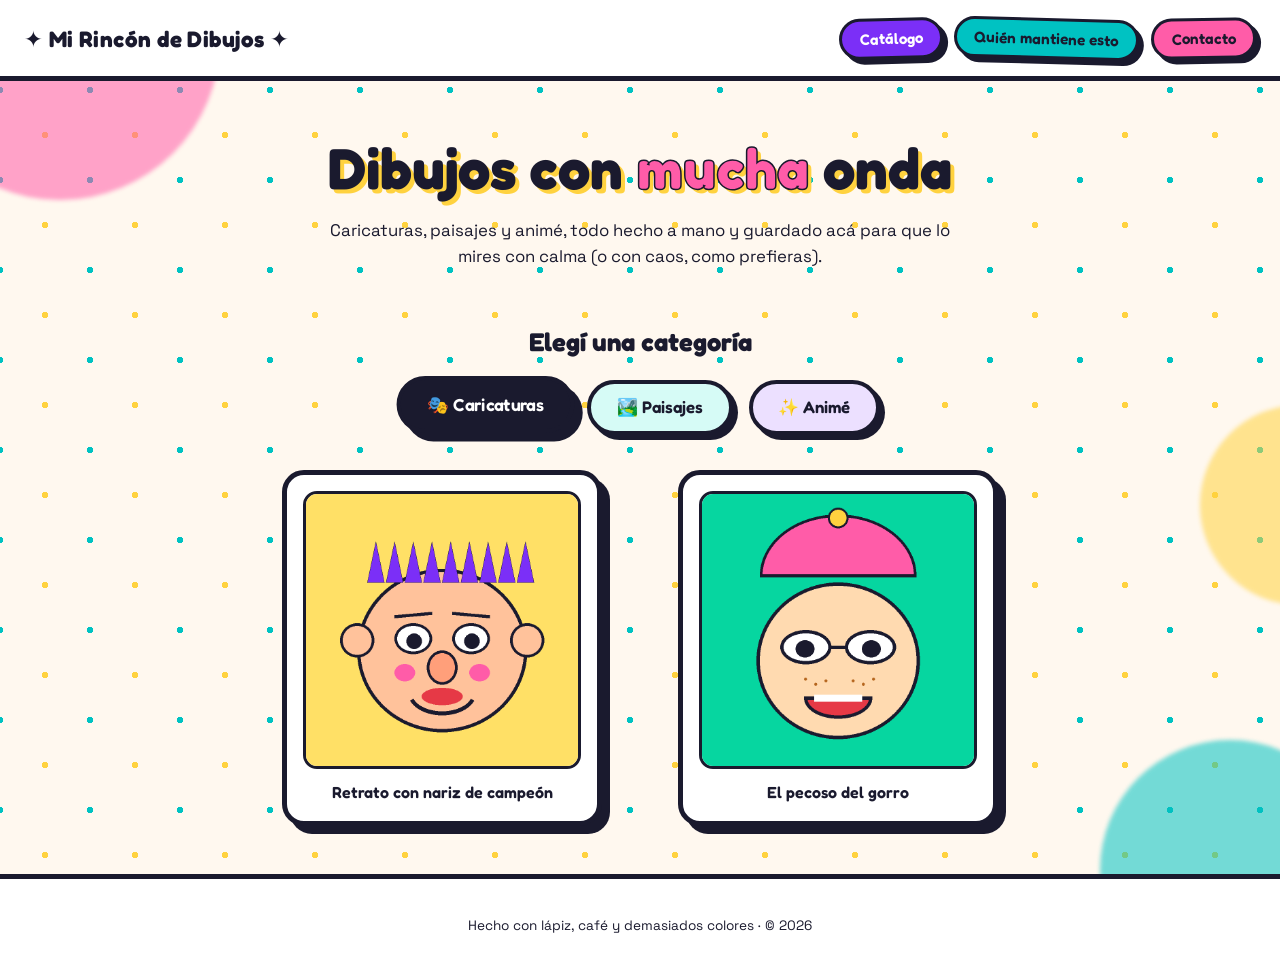
<file: PaginaClaude/index.html>
<!DOCTYPE html>
<html lang="es">
<head>
<meta charset="UTF-8">
<meta name="viewport" content="width=device-width, initial-scale=1.0">
<title>Mi Rincón de Dibujos · Catálogo</title>
<link rel="preconnect" href="https://fonts.googleapis.com">
<link href="https://fonts.googleapis.com/css2?family=Fredoka:wght@500;600;700&family=Space+Grotesk:wght@400;500;700&display=swap" rel="stylesheet">
<link rel="stylesheet" href="estilosIA.css">
</head>
<body>

<div class="blob blob-a" aria-hidden="true"></div>
<div class="blob blob-b" aria-hidden="true"></div>
<div class="blob blob-c" aria-hidden="true"></div>

<header class="topbar">
  <a class="marca" href="index.html">✦ Mi Rincón de Dibujos ✦</a>
  <nav class="navbar">
    <a href="index.html" class="nav-link nav-link--activa">Catálogo</a>
    <a href="sobre-mi.html" class="nav-link">Quién mantiene esto</a>
    <a href="contacto.html" class="nav-link">Contacto</a>
  </nav>
</header>

<main>
  <section class="hero">
    <h1 class="hero-titulo">Dibujos con <span>mucha</span> onda</h1>
    <p class="hero-sub">Caricaturas, paisajes y animé, todo hecho a mano y guardado acá para que lo mires con calma (o con caos, como prefieras).</p>
  </section>

  <section class="selector-wrap">
    <h2 class="titulo-seccion">Elegí una categoría</h2>

    <!-- Selector estático de categorías: sin JavaScript, con inputs radio ocultos -->
    <input type="radio" name="categoria" id="tab-caricaturas" class="tab-input" checked>
    <input type="radio" name="categoria" id="tab-paisajes" class="tab-input">
    <input type="radio" name="categoria" id="tab-anime" class="tab-input">

    <div class="tabs">
      <label for="tab-caricaturas" class="tab tab--rosa">🎭 Caricaturas</label>
      <label for="tab-paisajes" class="tab tab--turquesa">🏞️ Paisajes</label>
      <label for="tab-anime" class="tab tab--violeta">✨ Animé</label>
    </div>

    <div class="galeria">
      <div class="panel panel-caricaturas">
        <div class="panel-grid">
          <figure class="dibujo">
            <img src="imagenes/caricatura1.png" alt="Caricatura de un chico con pelo violeta en punta y nariz grande">
            <figcaption>Retrato con nariz de campeón</figcaption>
          </figure>
          <figure class="dibujo">
            <img src="imagenes/caricatura2.png" alt="Caricatura de un chico con gorro rosa, anteojos grandes y pecas">
            <figcaption>El pecoso del gorro</figcaption>
          </figure>
        </div>
      </div>

      <div class="panel panel-paisajes">
        <div class="panel-grid">
          <figure class="dibujo">
            <img src="imagenes/paisaje1.png" alt="Paisaje con montañas violetas, sol amarillo y mar turquesa">
            <figcaption>Atardecer entre montañas</figcaption>
          </figure>
          <figure class="dibujo">
            <img src="imagenes/paisaje2.png" alt="Paisaje con colinas verdes, árboles, nubes y sol">
            <figcaption>Colinas de domingo</figcaption>
          </figure>
        </div>
      </div>

      <div class="panel panel-anime">
        <div class="panel-grid">
          <figure class="dibujo">
            <img src="imagenes/anime1.png" alt="Personaje animé con pelo violeta y ojos turquesa">
            <figcaption>Ojos turquesa</figcaption>
          </figure>
          <figure class="dibujo">
            <img src="imagenes/anime2.png" alt="Personaje animé con pelo rosa en puntas y ojos naranjas">
            <figcaption>Pelo en llamas</figcaption>
          </figure>
        </div>
      </div>
    </div>
  </section>
</main>

<footer class="pie">
  <p>Hecho con lápiz, café y demasiados colores · © 2026</p>
</footer>

</body>
</html>
</file>
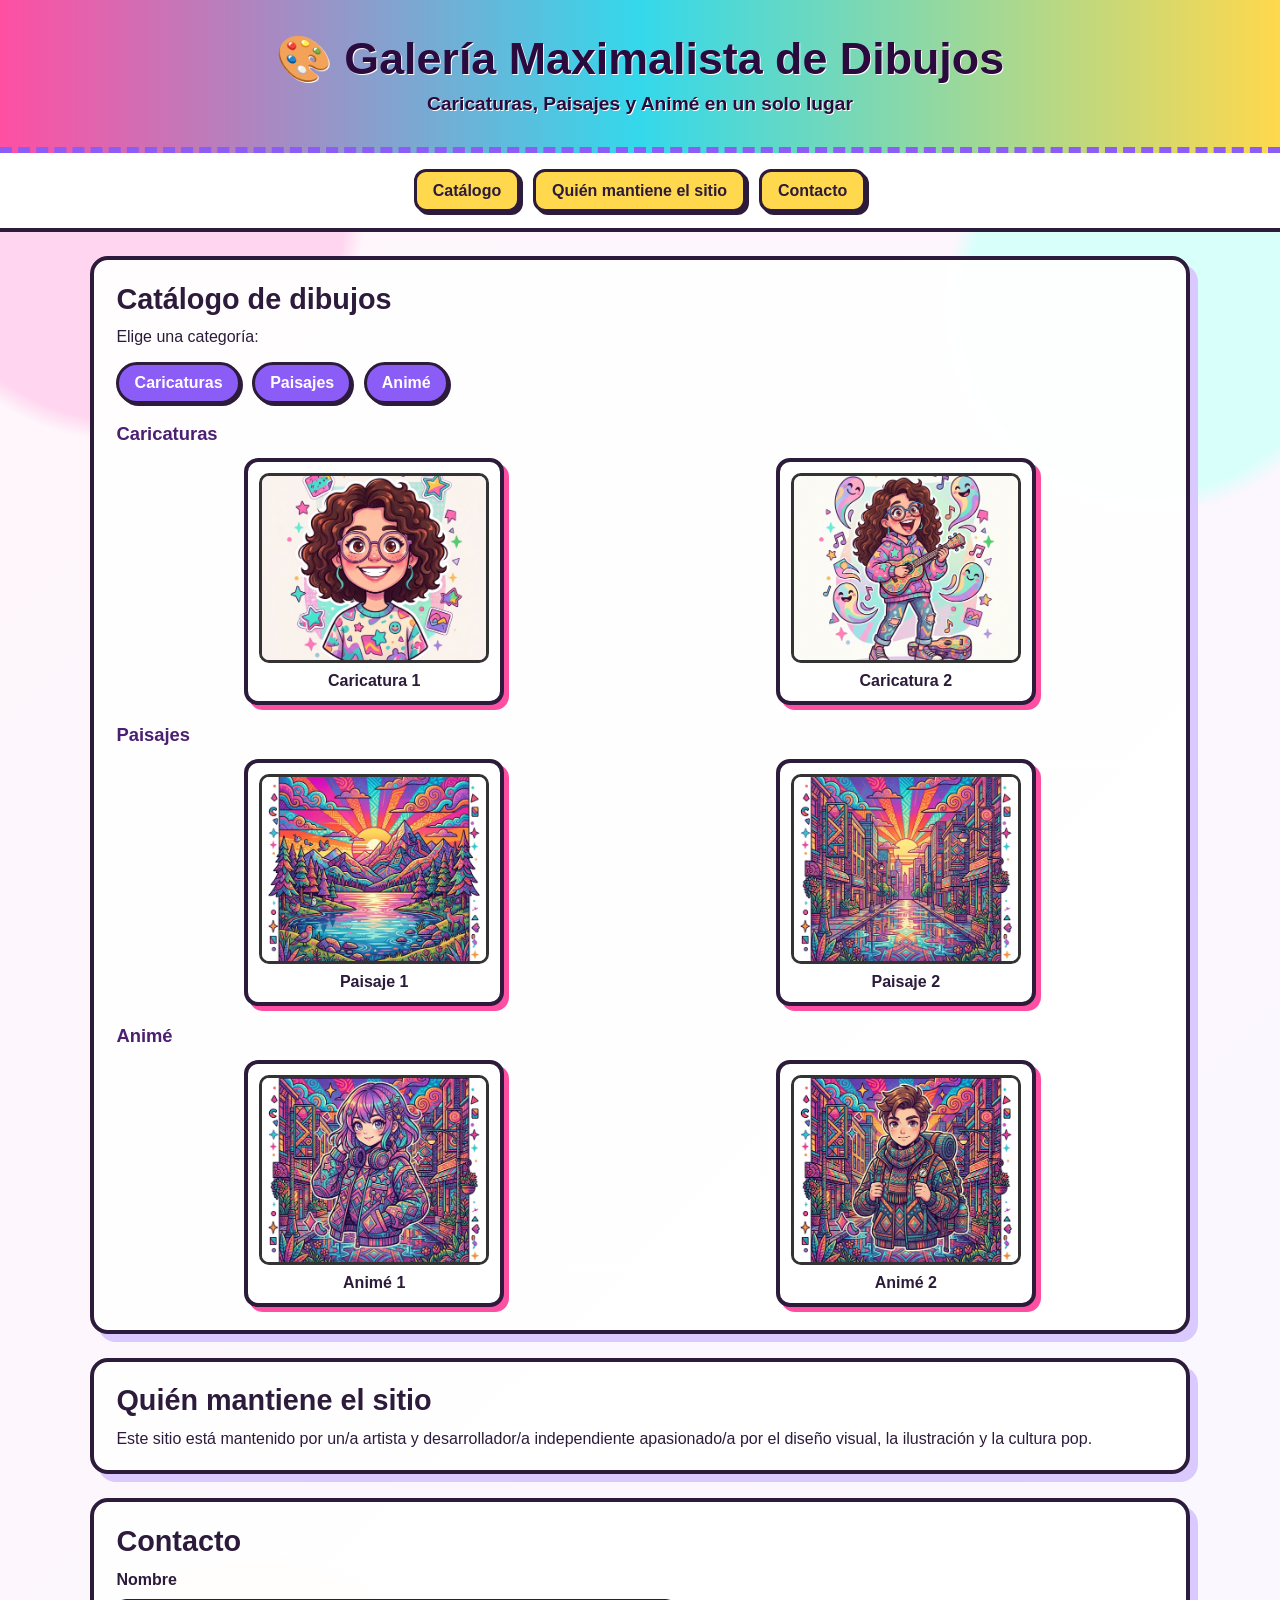
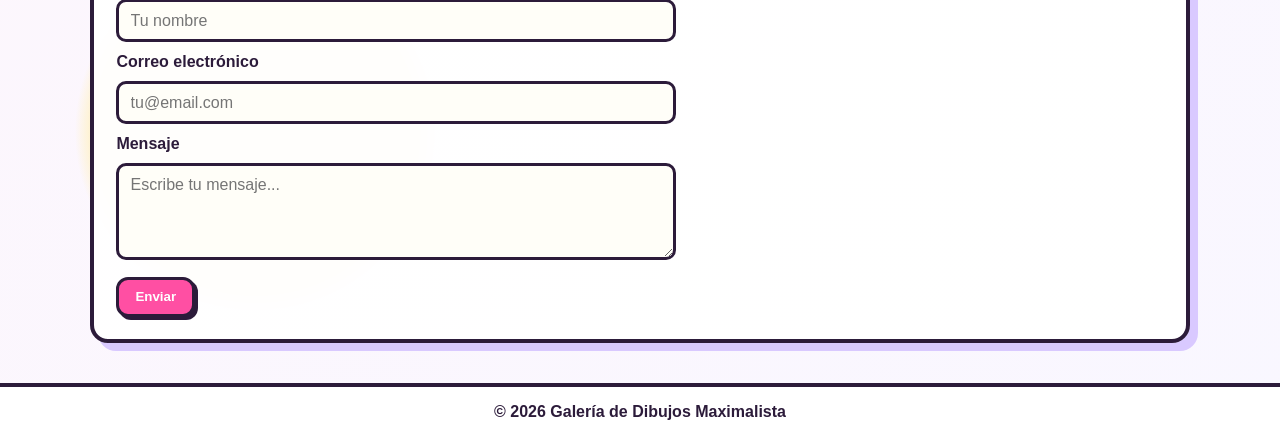
<file: PaginaCopilot/index.html>
<!DOCTYPE html>
<html lang="es">
<head>
  <meta charset="UTF-8" />
  <meta name="viewport" content="width=device-width, initial-scale=1.0" />
  <title>Galería de Dibujos</title>
  <link rel="stylesheet" href="estilosIA.css" />
</head>
<body>
  <header class="encabezado">
    <h1>🎨 Galería Maximalista de Dibujos</h1>
    <p>Caricaturas, Paisajes y Animé en un solo lugar</p>
  </header>

  <nav class="navbar">
    <a href="#catalogo">Catálogo</a>
    <a href="#mantenimiento">Quién mantiene el sitio</a>
    <a href="#contacto">Contacto</a>
  </nav>

  <main>
    <section id="catalogo" class="seccion">
      <h2>Catálogo de dibujos</h2>
      <p>Elige una categoría:</p>

      <div class="tabs">
        <a href="#caricaturas" class="tab">Caricaturas</a>
        <a href="#paisajes" class="tab">Paisajes</a>
        <a href="#anime" class="tab">Animé</a>
      </div>

      <div class="categorias-contenedor">
        <article id="caricaturas" class="categoria">
          <h3>Caricaturas</h3>
          <div class="galeria">
            <figure class="dibujo">
              <img src="imagenes/caricatura1.png" alt="Caricatura 1" />
              <figcaption>Caricatura 1</figcaption>
            </figure>
            <figure class="dibujo">
              <img src="imagenes/caricatura2.png" alt="Caricatura 2" />
              <figcaption>Caricatura 2</figcaption>
            </figure>
          </div>
        </article>

        <article id="paisajes" class="categoria">
          <h3>Paisajes</h3>
          <div class="galeria">
            <figure class="dibujo">
              <img src="imagenes/paisaje1.png" alt="Paisaje 1" />
              <figcaption>Paisaje 1</figcaption>
            </figure>
            <figure class="dibujo">
              <img src="imagenes/paisaje2.png" alt="Paisaje 2" />
              <figcaption>Paisaje 2</figcaption>
            </figure>
          </div>
        </article>

        <article id="anime" class="categoria">
          <h3>Animé</h3>
          <div class="galeria">
            <figure class="dibujo">
              <img src="imagenes/anime1.png" alt="Animé 1" />
              <figcaption>Animé 1</figcaption>
            </figure>
            <figure class="dibujo">
              <img src="imagenes/anime2.png" alt="Animé 2" />
              <figcaption>Animé 2</figcaption>
            </figure>
          </div>
        </article>
      </div>
    </section>

    <section id="mantenimiento" class="seccion">
      <h2>Quién mantiene el sitio</h2>
      <p>
        Este sitio está mantenido por un/a artista y desarrollador/a independiente apasionado/a por
        el diseño visual, la ilustración y la cultura pop.
      </p>
    </section>

    <section id="contacto" class="seccion">
      <h2>Contacto</h2>
      <form class="formulario" action="#" method="post">
        <label for="nombre">Nombre</label>
        <input type="text" id="nombre" name="nombre" placeholder="Tu nombre" required />

        <label for="email">Correo electrónico</label>
        <input type="email" id="email" name="email" placeholder="tu@email.com" required />

        <label for="mensaje">Mensaje</label>
        <textarea id="mensaje" name="mensaje" rows="4" placeholder="Escribe tu mensaje..." required></textarea>

        <button type="submit">Enviar</button>
      </form>
    </section>
  </main>

  <footer class="pie">
    <p>© 2026 Galería de Dibujos Maximalista</p>
  </footer>
</body>
</html>
</file>
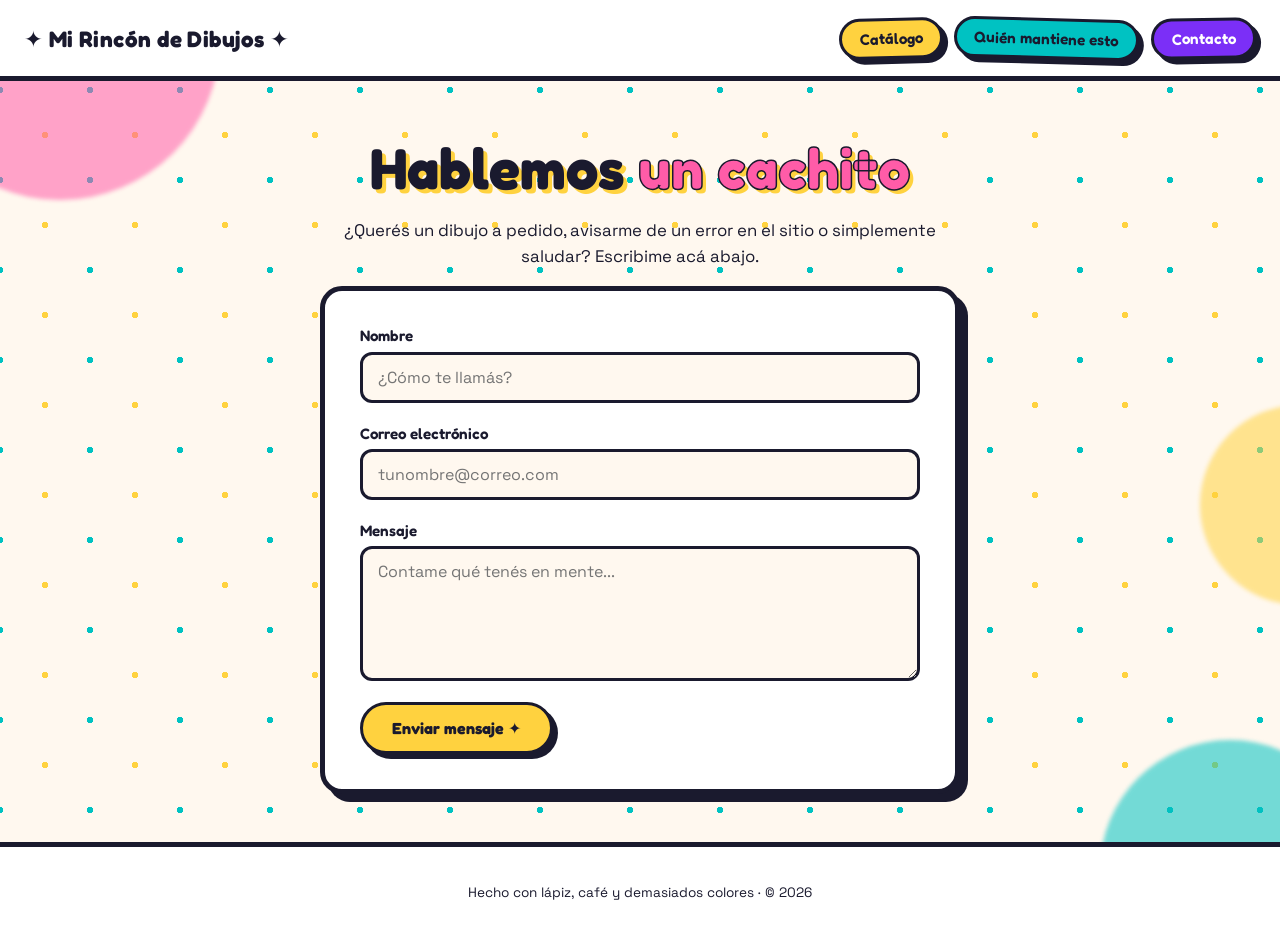
<file: PaginaClaude/contacto.html>
<!DOCTYPE html>
<html lang="es">
<head>
<meta charset="UTF-8">
<meta name="viewport" content="width=device-width, initial-scale=1.0">
<title>Contacto · Mi Rincón de Dibujos</title>
<link rel="preconnect" href="https://fonts.googleapis.com">
<link href="https://fonts.googleapis.com/css2?family=Fredoka:wght@500;600;700&family=Space+Grotesk:wght@400;500;700&display=swap" rel="stylesheet">
<link rel="stylesheet" href="estilosIA.css">
</head>
<body>

<div class="blob blob-a" aria-hidden="true"></div>
<div class="blob blob-b" aria-hidden="true"></div>
<div class="blob blob-c" aria-hidden="true"></div>

<header class="topbar">
  <a class="marca" href="index.html">✦ Mi Rincón de Dibujos ✦</a>
  <nav class="navbar">
    <a href="index.html" class="nav-link">Catálogo</a>
    <a href="sobre-mi.html" class="nav-link">Quién mantiene esto</a>
    <a href="contacto.html" class="nav-link nav-link--activa">Contacto</a>
  </nav>
</header>

<main>
  <section class="hero hero--chica">
    <h1 class="hero-titulo">Hablemos <span>un cachito</span></h1>
    <p class="hero-sub">¿Querés un dibujo a pedido, avisarme de un error en el sitio o simplemente saludar? Escribime acá abajo.</p>
  </section>

  <section class="tarjeta-form">
    <form class="form-contacto" action="mailto:hola@mirincondedibujos.com" method="post" enctype="text/plain">
      <label class="campo">
        <span>Nombre</span>
        <input type="text" name="nombre" placeholder="¿Cómo te llamás?" required>
      </label>

      <label class="campo">
        <span>Correo electrónico</span>
        <input type="email" name="correo" placeholder="tunombre@correo.com" required>
      </label>

      <label class="campo">
        <span>Mensaje</span>
        <textarea name="mensaje" rows="5" placeholder="Contame qué tenés en mente..." required></textarea>
      </label>

      <button type="submit" class="boton-enviar">Enviar mensaje ✦</button>
    </form>
  </section>
</main>

<footer class="pie">
  <p>Hecho con lápiz, café y demasiados colores · © 2026</p>
</footer>

</body>
</html>
</file>
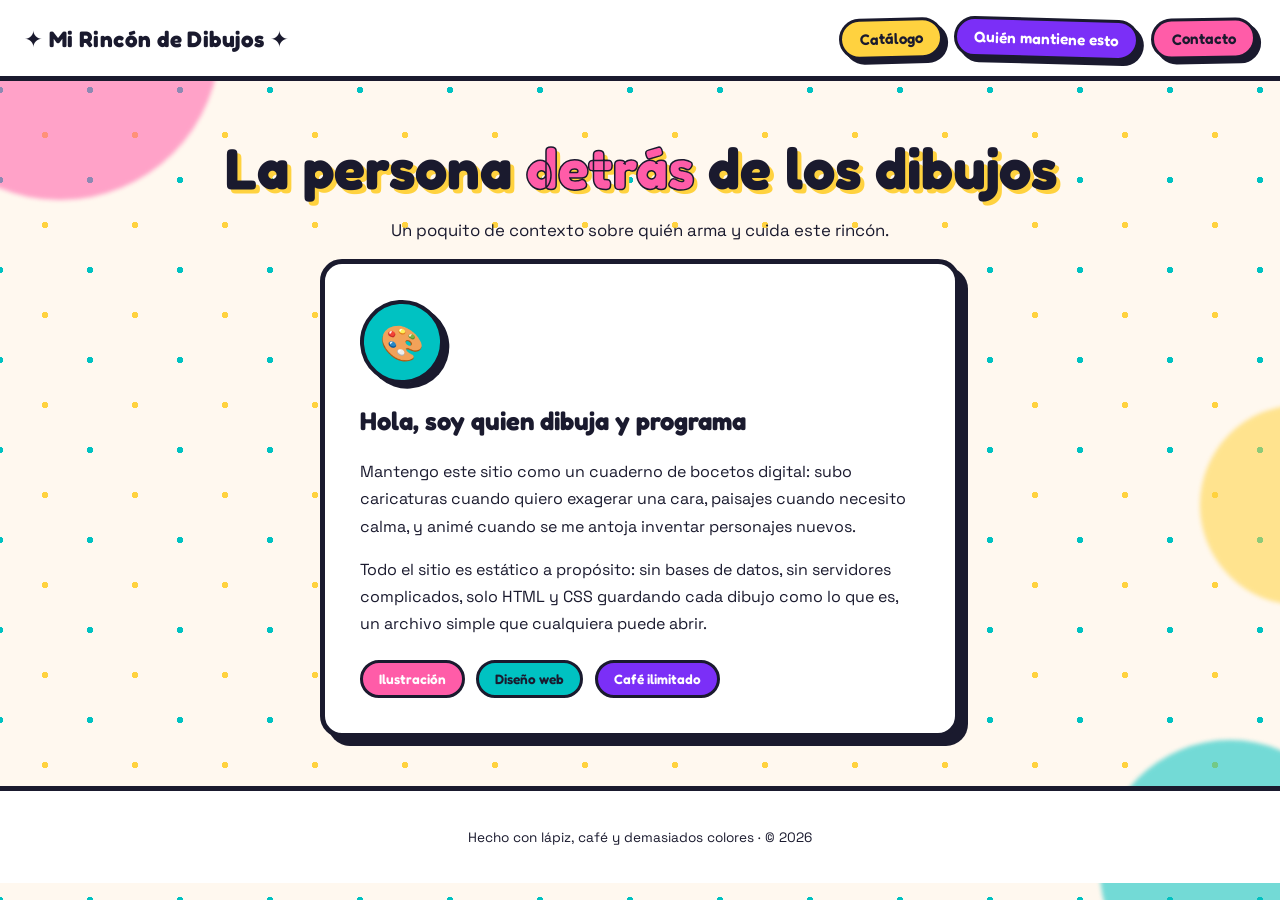
<file: PaginaClaude/sobre-mi.html>
<!DOCTYPE html>
<html lang="es">
<head>
<meta charset="UTF-8">
<meta name="viewport" content="width=device-width, initial-scale=1.0">
<title>Quién mantiene esto · Mi Rincón de Dibujos</title>
<link rel="preconnect" href="https://fonts.googleapis.com">
<link href="https://fonts.googleapis.com/css2?family=Fredoka:wght@500;600;700&family=Space+Grotesk:wght@400;500;700&display=swap" rel="stylesheet">
<link rel="stylesheet" href="estilosIA.css">
</head>
<body>

<div class="blob blob-a" aria-hidden="true"></div>
<div class="blob blob-b" aria-hidden="true"></div>
<div class="blob blob-c" aria-hidden="true"></div>

<header class="topbar">
  <a class="marca" href="index.html">✦ Mi Rincón de Dibujos ✦</a>
  <nav class="navbar">
    <a href="index.html" class="nav-link">Catálogo</a>
    <a href="sobre-mi.html" class="nav-link nav-link--activa">Quién mantiene esto</a>
    <a href="contacto.html" class="nav-link">Contacto</a>
  </nav>
</header>

<main>
  <section class="hero hero--chica">
    <h1 class="hero-titulo">La persona <span>detrás</span> de los dibujos</h1>
    <p class="hero-sub">Un poquito de contexto sobre quién arma y cuida este rincón.</p>
  </section>

  <section class="tarjeta-form tarjeta-sobre-mi">
    <div class="avatar-sticker" aria-hidden="true">🎨</div>
    <h2 class="titulo-seccion titulo-seccion--izq">Hola, soy quien dibuja y programa</h2>
    <p class="parrafo">
      Mantengo este sitio como un cuaderno de bocetos digital: subo caricaturas cuando quiero exagerar una cara,
      paisajes cuando necesito calma, y animé cuando se me antoja inventar personajes nuevos.
    </p>
    <p class="parrafo">
      Todo el sitio es estático a propósito: sin bases de datos, sin servidores complicados, solo HTML y CSS
      guardando cada dibujo como lo que es, un archivo simple que cualquiera puede abrir.
    </p>
    <ul class="lista-chips">
      <li class="chip chip--rosa">Ilustración</li>
      <li class="chip chip--turquesa">Diseño web</li>
      <li class="chip chip--violeta">Café ilimitado</li>
    </ul>
  </section>
</main>

<footer class="pie">
  <p>Hecho con lápiz, café y demasiados colores · © 2026</p>
</footer>

</body>
</html>
</file>
<file: PaginaClaude/estilosIA.css>
/* =========================================================
   MI RINCÓN DE DIBUJOS — estilosIA.css
   Estética: Millennial Maximalism
   Paleta: rosa chicle, amarillo sol, turquesa, violeta, naranja
   ========================================================= */

:root {
  --rosa: #FF5CA8;
  --amarillo: #FFD23F;
  --turquesa: #00C2C2;
  --violeta: #7B2FF7;
  --naranja: #FF7A00;
  --tinta: #1A1A2E;
  --crema: #FFF8EF;
  --blanco: #FFFFFF;

  --borde-grueso: 5px;
  --radio-tarjeta: 22px;
  --sombra-sticker: 8px 8px 0 var(--tinta);
  --sombra-sticker-chica: 5px 5px 0 var(--tinta);

  --fuente-titulo: "Fredoka", system-ui, sans-serif;
  --fuente-cuerpo: "Space Grotesk", system-ui, sans-serif;
}

* {
  box-sizing: border-box;
}

html {
  scroll-behavior: smooth;
}

body {
  margin: 0;
  min-height: 100vh;
  font-family: var(--fuente-cuerpo);
  color: var(--tinta);
  background-color: var(--crema);
  background-image:
    radial-gradient(circle, var(--amarillo) 3px, transparent 3px),
    radial-gradient(circle, var(--turquesa) 3px, transparent 3px);
  background-size: 90px 90px, 90px 90px;
  background-position: 0 0, 45px 45px;
  overflow-x: hidden;
  position: relative;
}

/* ---------- Manchas / blobs decorativos de fondo ---------- */

.blob {
  position: fixed;
  z-index: 0;
  border-radius: 50%;
  filter: blur(2px);
  opacity: 0.55;
  pointer-events: none;
}

.blob-a {
  width: 320px;
  height: 320px;
  background: var(--rosa);
  top: -120px;
  left: -100px;
}

.blob-b {
  width: 260px;
  height: 260px;
  background: var(--turquesa);
  bottom: -100px;
  right: -80px;
}

.blob-c {
  width: 200px;
  height: 200px;
  background: var(--amarillo);
  top: 45%;
  right: -120px;
}

/* ---------- Barra de navegación ---------- */

.topbar {
  position: relative;
  z-index: 5;
  display: flex;
  flex-wrap: wrap;
  align-items: center;
  justify-content: space-between;
  gap: 1rem;
  padding: 1.1rem 1.5rem;
  background: var(--blanco);
  border-bottom: var(--borde-grueso) solid var(--tinta);
}

.marca {
  font-family: var(--fuente-titulo);
  font-weight: 700;
  font-size: 1.4rem;
  color: var(--tinta);
  text-decoration: none;
  letter-spacing: 0.02em;
}

.navbar {
  display: flex;
  flex-wrap: wrap;
  gap: 0.7rem;
}

.nav-link {
  font-family: var(--fuente-titulo);
  font-weight: 600;
  font-size: 0.95rem;
  color: var(--tinta);
  text-decoration: none;
  background: var(--amarillo);
  border: 3px solid var(--tinta);
  border-radius: 999px;
  padding: 0.5rem 1.1rem;
  box-shadow: var(--sombra-sticker-chica);
  transform: rotate(-1.5deg);
  transition: transform 0.15s ease;
  display: inline-block;
}

.navbar a:nth-child(2) {
  background: var(--turquesa);
  transform: rotate(1.5deg);
}

.navbar a:nth-child(3) {
  background: var(--rosa);
  transform: rotate(-1deg);
}

.nav-link:hover,
.nav-link:focus-visible {
  transform: rotate(0deg) translateY(-3px);
}

.nav-link--activa {
  background: var(--violeta) !important;
  color: var(--blanco);
}

/* ---------- Hero ---------- */

main {
  position: relative;
  z-index: 2;
  max-width: 1100px;
  margin: 0 auto;
  padding: 0 1.5rem 3rem;
}

.hero {
  text-align: center;
  padding: 3.5rem 1rem 2rem;
}

.hero--chica {
  padding-bottom: 1rem;
}

.hero-titulo {
  font-family: var(--fuente-titulo);
  font-weight: 700;
  font-size: clamp(2.2rem, 6vw, 3.6rem);
  line-height: 1.1;
  margin: 0 0 1rem;
  text-shadow: 4px 4px 0 var(--amarillo);
}

.hero-titulo span {
  color: var(--rosa);
  -webkit-text-stroke: 1.5px var(--tinta);
}

.hero-sub {
  max-width: 60ch;
  margin: 0 auto;
  font-size: 1.05rem;
  line-height: 1.6;
}

/* ---------- Selector de categorías ---------- */

.selector-wrap {
  margin-top: 1.5rem;
}

.titulo-seccion {
  font-family: var(--fuente-titulo);
  text-align: center;
  font-size: 1.6rem;
  margin-bottom: 1.4rem;
}

.titulo-seccion--izq {
  text-align: left;
}

/* Ocultar los radios de verdad, pero mantenerlos accesibles */
.tab-input {
  position: absolute;
  opacity: 0;
  width: 1px;
  height: 1px;
  pointer-events: none;
}

.tabs {
  display: flex;
  flex-wrap: wrap;
  justify-content: center;
  gap: 1rem;
  margin-bottom: 2.2rem;
}

.tab {
  cursor: pointer;
  font-family: var(--fuente-titulo);
  font-weight: 600;
  font-size: 1.05rem;
  padding: 0.85rem 1.6rem;
  border: 4px solid var(--tinta);
  border-radius: 999px;
  background: var(--blanco);
  box-shadow: var(--sombra-sticker-chica);
  transition: transform 0.15s ease, box-shadow 0.15s ease;
  user-select: none;
}

.tab:hover {
  transform: translateY(-3px);
}

.tab--rosa {
  background: #FFE1F0;
}

.tab--turquesa {
  background: #D6FBF6;
}

.tab--violeta {
  background: #ECE0FF;
}

/* Estado activo de cada pestaña según el radio marcado */
#tab-caricaturas:checked ~ .tabs .tab--rosa,
#tab-paisajes:checked ~ .tabs .tab--turquesa,
#tab-anime:checked ~ .tabs .tab--violeta {
  background: var(--tinta);
  color: var(--blanco);
  box-shadow: var(--sombra-sticker);
  transform: translateY(-3px) scale(1.04);
}

/* ---------- Galería (siempre estática, sin JS) ---------- */

.galeria {
  width: 100%;
}

.panel {
  display: none;
  width: 100%;
}

#tab-caricaturas:checked ~ .galeria .panel-caricaturas,
#tab-paisajes:checked ~ .galeria .panel-paisajes,
#tab-anime:checked ~ .galeria .panel-anime {
  display: block;
}

.panel-grid {
  display: grid;
  grid-template-columns: repeat(auto-fit, minmax(260px, 1fr));
  gap: 2rem;
  place-items: center;
  max-width: 760px;
  margin: 0 auto;
}

/* Todos los dibujos comparten el mismo borde y relleno */
.dibujo {
  margin: 0;
  width: 100%;
  max-width: 320px;
  background: var(--blanco);
  border: var(--borde-grueso) solid var(--tinta);
  border-radius: var(--radio-tarjeta);
  padding: 1rem 1rem 1.2rem;
  box-shadow: var(--sombra-sticker);
  text-align: center;
  transition: transform 0.2s ease;
}

.dibujo:hover {
  transform: rotate(-1deg) translateY(-4px);
}

.dibujo img {
  width: 100%;
  height: auto;
  display: block;
  border: 3px solid var(--tinta);
  border-radius: 14px;
}

.dibujo figcaption {
  margin-top: 0.8rem;
  font-family: var(--fuente-titulo);
  font-weight: 600;
  font-size: 1rem;
}

/* ---------- Formulario de contacto ---------- */

.tarjeta-form {
  background: var(--blanco);
  border: var(--borde-grueso) solid var(--tinta);
  border-radius: var(--radio-tarjeta);
  box-shadow: var(--sombra-sticker);
  padding: 2.2rem;
  max-width: 640px;
  margin: 0 auto;
}

.form-contacto {
  display: flex;
  flex-direction: column;
  gap: 1.3rem;
}

.campo {
  display: flex;
  flex-direction: column;
  gap: 0.4rem;
  font-family: var(--fuente-titulo);
  font-weight: 600;
  font-size: 0.95rem;
}

.campo input,
.campo textarea {
  font-family: var(--fuente-cuerpo);
  font-size: 1rem;
  padding: 0.75rem 0.9rem;
  border: 3px solid var(--tinta);
  border-radius: 12px;
  background: var(--crema);
  resize: vertical;
}

.campo input:focus,
.campo textarea:focus {
  outline: 3px solid var(--turquesa);
  outline-offset: 1px;
}

.boton-enviar {
  align-self: flex-start;
  font-family: var(--fuente-titulo);
  font-weight: 700;
  font-size: 1rem;
  color: var(--tinta);
  background: var(--amarillo);
  border: 3px solid var(--tinta);
  border-radius: 999px;
  padding: 0.8rem 1.8rem;
  cursor: pointer;
  box-shadow: var(--sombra-sticker-chica);
  transition: transform 0.15s ease;
}

.boton-enviar:hover {
  transform: translateY(-3px);
}

/* ---------- Página "Quién mantiene esto" ---------- */

.tarjeta-sobre-mi {
  text-align: left;
  position: relative;
}

.avatar-sticker {
  width: 84px;
  height: 84px;
  display: grid;
  place-items: center;
  font-size: 2.2rem;
  background: var(--turquesa);
  border: 4px solid var(--tinta);
  border-radius: 50%;
  box-shadow: var(--sombra-sticker-chica);
  margin-bottom: 1rem;
  transform: rotate(-4deg);
}

.parrafo {
  line-height: 1.7;
  margin: 0 0 1rem;
}

.lista-chips {
  list-style: none;
  display: flex;
  flex-wrap: wrap;
  gap: 0.7rem;
  padding: 0;
  margin: 1.4rem 0 0;
}

.chip {
  font-family: var(--fuente-titulo);
  font-weight: 600;
  font-size: 0.85rem;
  padding: 0.5rem 1rem;
  border: 3px solid var(--tinta);
  border-radius: 999px;
}

.chip--rosa {
  background: var(--rosa);
  color: var(--blanco);
}

.chip--turquesa {
  background: var(--turquesa);
  color: var(--tinta);
}

.chip--violeta {
  background: var(--violeta);
  color: var(--blanco);
}

/* ---------- Pie de página ---------- */

.pie {
  position: relative;
  z-index: 2;
  text-align: center;
  padding: 1.5rem;
  font-size: 0.85rem;
  border-top: var(--borde-grueso) solid var(--tinta);
  background: var(--blanco);
}

/* ---------- Responsive ---------- */

@media (max-width: 720px) {
  .topbar {
    flex-direction: column;
    align-items: flex-start;
  }

  .navbar {
    width: 100%;
    justify-content: flex-start;
  }

  .hero-titulo {
    font-size: clamp(1.8rem, 8vw, 2.6rem);
  }

  .tarjeta-form {
    padding: 1.5rem;
  }
}

@media (max-width: 480px) {
  .tabs {
    flex-direction: column;
    align-items: stretch;
  }

  .tab {
    text-align: center;
  }

  .panel-grid {
    grid-template-columns: 1fr;
  }

  .boton-enviar {
    align-self: stretch;
    text-align: center;
  }
}
</file>
<file: PaginaCopilot/estilosIA.css>
/* ===== Reset básico ===== */
* {
  box-sizing: border-box;
  margin: 0;
  padding: 0;
}

:root {
  --rosa: #ff4fa3;
  --amarillo: #ffd84d;
  --turquesa: #34d8eb;
  --morado: #8b5cf6;
  --fondo: #fff6fb;
  --texto: #2c1b3a;
  --blanco: #ffffff;
  --borde: #2c1b3a;
}

body {
  font-family: "Trebuchet MS", "Verdana", sans-serif;
  color: var(--texto);
  background:
    radial-gradient(circle at 10% 10%, #ffd5ef 0 10%, transparent 11%),
    radial-gradient(circle at 90% 15%, #d9fffb 0 9%, transparent 10%),
    radial-gradient(circle at 20% 85%, #fff1c4 0 8%, transparent 9%),
    linear-gradient(135deg, #fff6fb, #f9f7ff);
  min-height: 100vh;
}

/* ===== Encabezado ===== */
.encabezado {
  text-align: center;
  padding: 2rem 1rem;
  border-bottom: 6px dashed var(--morado);
  background: linear-gradient(90deg, var(--rosa), var(--turquesa), var(--amarillo));
  color: #2b0a3d;
  text-shadow: 1px 1px 0 #fff;
}

.encabezado h1 {
  font-size: clamp(1.6rem, 4vw, 2.8rem);
  margin-bottom: 0.5rem;
}

.encabezado p {
  font-size: clamp(0.9rem, 2.5vw, 1.2rem);
  font-weight: bold;
}

/* ===== Navbar ===== */
.navbar {
  display: flex;
  flex-wrap: wrap;
  justify-content: center;
  gap: 0.8rem;
  padding: 1rem;
  background-color: #fff;
  border-bottom: 4px solid var(--borde);
  position: sticky;
  top: 0;
  z-index: 20;
}

.navbar a {
  text-decoration: none;
  color: var(--texto);
  font-weight: 700;
  padding: 0.6rem 1rem;
  border: 3px solid var(--borde);
  background: var(--amarillo);
  border-radius: 12px;
  box-shadow: 3px 3px 0 var(--borde);
  transition: transform 0.2s ease, background 0.2s ease;
}

.navbar a:hover {
  transform: translate(-2px, -2px);
  background: var(--rosa);
  color: #fff;
}

/* ===== Secciones ===== */
main {
  width: min(1100px, 95%);
  margin: 1.5rem auto 2.5rem;
}

.seccion {
  background: rgba(255, 255, 255, 0.95);
  border: 4px solid var(--borde);
  border-radius: 18px;
  box-shadow: 8px 8px 0 #d9c9ff;
  padding: 1.4rem;
  margin-bottom: 1.5rem;
}

.seccion h2 {
  margin-bottom: 0.8rem;
  font-size: clamp(1.2rem, 2.7vw, 1.8rem);
}

/* ===== Tabs de categorías ===== */
.tabs {
  display: flex;
  flex-wrap: wrap;
  gap: 0.7rem;
  margin: 1rem 0 1.2rem;
}

.tab {
  text-decoration: none;
  color: #fff;
  background: var(--morado);
  border: 3px solid var(--borde);
  padding: 0.55rem 0.95rem;
  border-radius: 999px;
  font-weight: 700;
  box-shadow: 2px 2px 0 var(--borde);
}

.tab:hover {
  background: var(--turquesa);
  color: #1f1130;
}

/* ===== Galerías ===== */
.categorias-contenedor {
  display: grid;
  gap: 1.2rem;
}

.categoria h3 {
  margin-bottom: 0.8rem;
  font-size: 1.15rem;
  color: #4b1f72;
}

.galeria {
  display: grid;
  grid-template-columns: repeat(auto-fit, minmax(210px, 1fr));
  gap: 1rem;
  justify-items: center;
}

/* Condición 4: mismo borde y relleno para todos los dibujos */
.dibujo {
  width: 100%;
  max-width: 260px;
  border: 4px solid var(--borde);
  padding: 0.7rem;
  background: var(--blanco);
  border-radius: 14px;
  box-shadow: 5px 5px 0 var(--rosa);
  text-align: center;
}

.dibujo img {
  width: 100%;
  height: 190px;
  object-fit: cover;
  border: 3px solid #333;
  border-radius: 10px;
  display: block;
}

.dibujo figcaption {
  margin-top: 0.55rem;
  font-weight: 700;
}

/* ===== Formulario ===== */
.formulario {
  display: grid;
  gap: 0.65rem;
  max-width: 560px;
}

.formulario label {
  font-weight: 700;
}

.formulario input,
.formulario textarea {
  width: 100%;
  border: 3px solid var(--borde);
  border-radius: 10px;
  padding: 0.6rem 0.7rem;
  background: #fffef8;
  font: inherit;
}

.formulario button {
  margin-top: 0.4rem;
  width: fit-content;
  border: 3px solid var(--borde);
  background: var(--rosa);
  color: #fff;
  font-weight: 800;
  padding: 0.6rem 1rem;
  border-radius: 12px;
  cursor: pointer;
  box-shadow: 3px 3px 0 var(--borde);
}

.formulario button:hover {
  background: var(--morado);
}

/* ===== Footer ===== */
.pie {
  text-align: center;
  padding: 1rem;
  border-top: 4px solid var(--borde);
  background: #fff;
  font-weight: 700;
}

/* ===== Responsive ===== */
@media (max-width: 640px) {
  .seccion {
    padding: 1rem;
  }

  .dibujo img {
    height: 170px;
  }

  .navbar a {
    width: 100%;
    text-align: center;
  }
}
</file>
